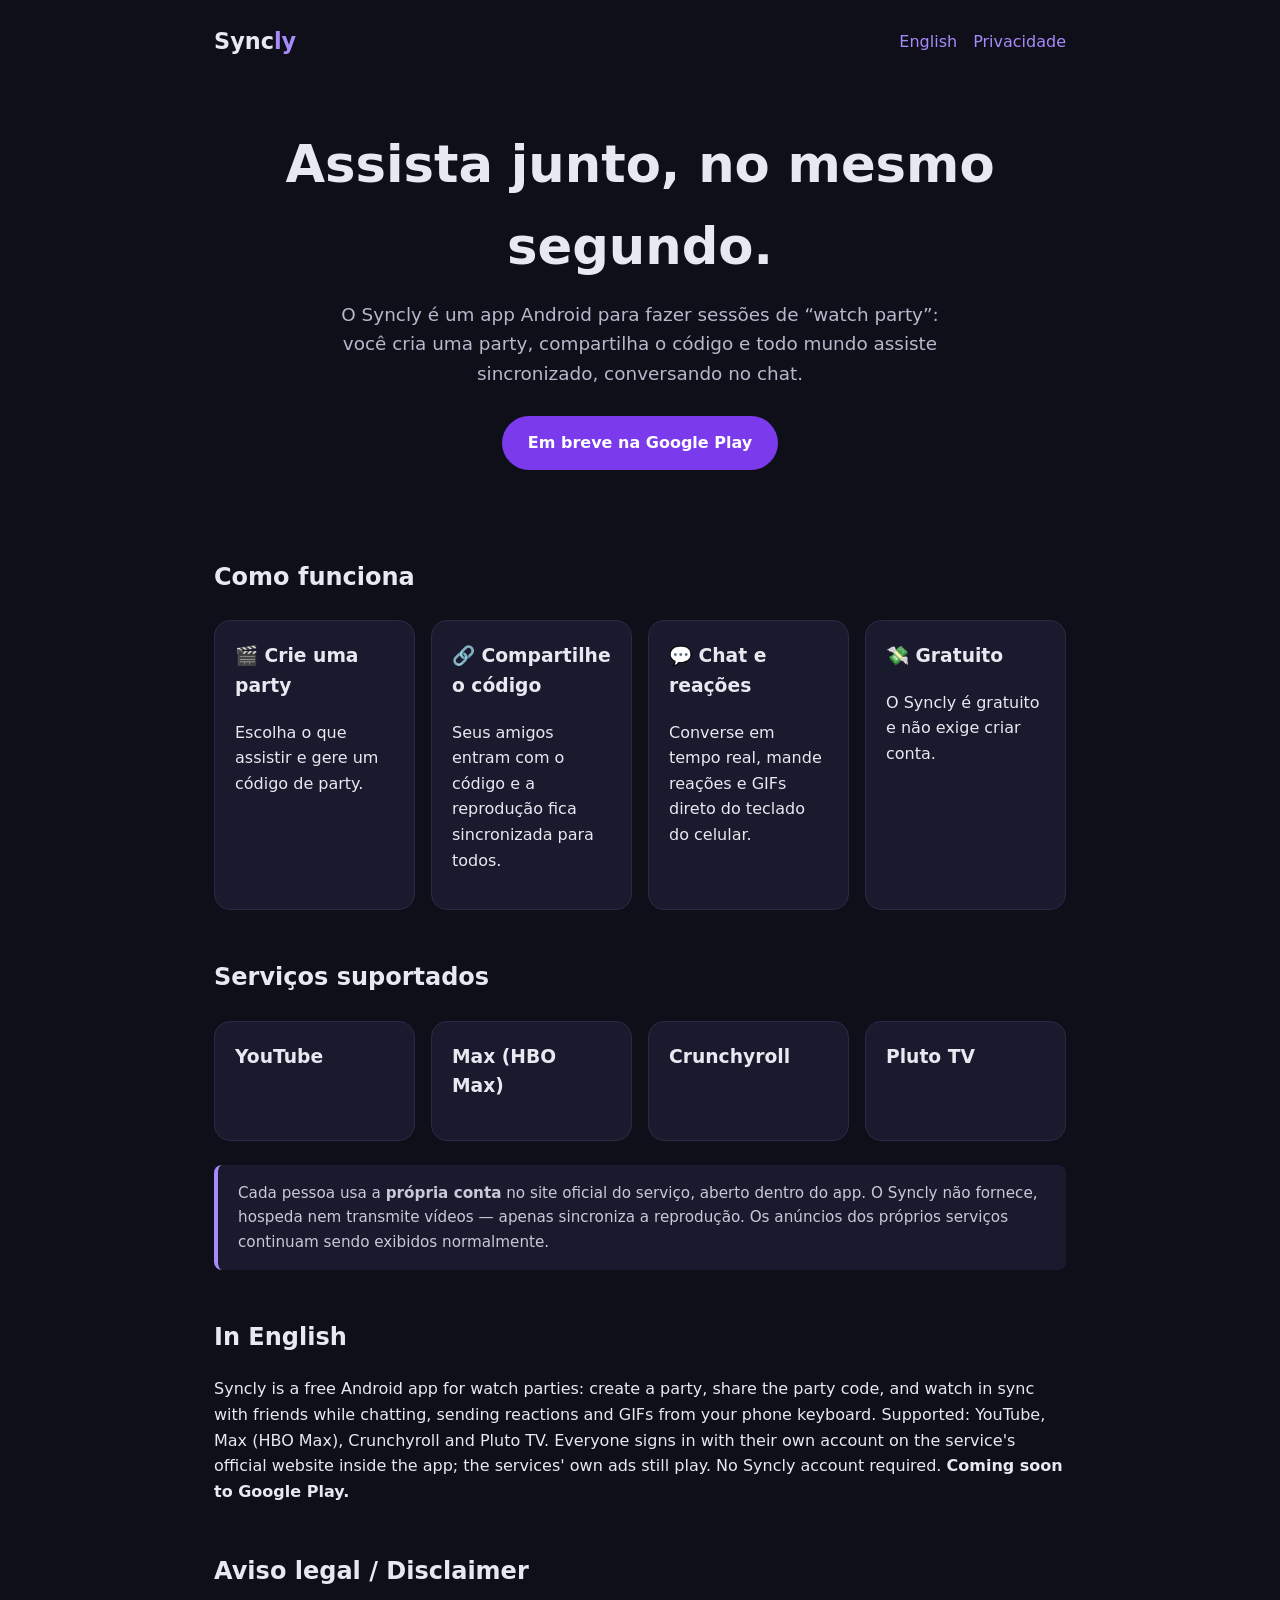
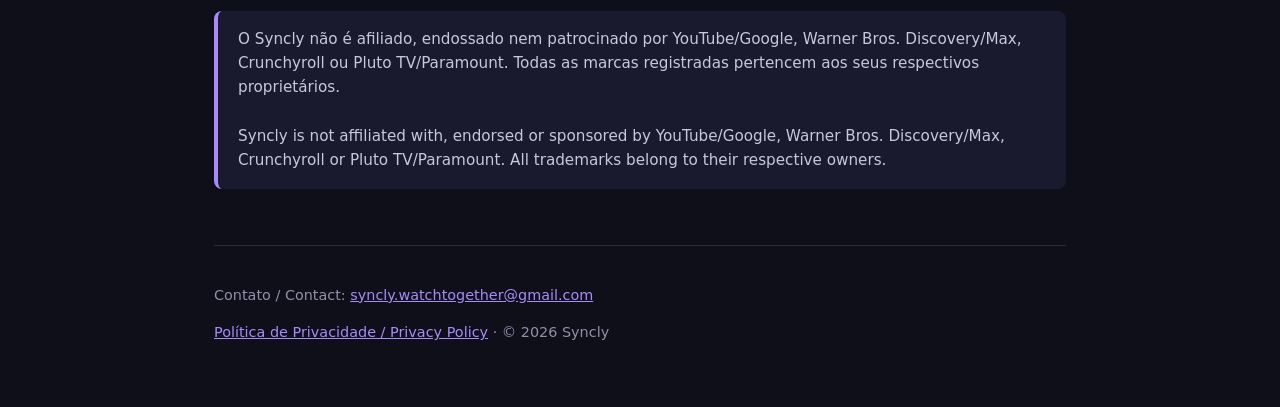
<file: index.html>
<!DOCTYPE html>
<html lang="pt-BR"><head><meta charset="utf-8"><meta name="viewport" content="width=device-width,initial-scale=1">
<title>Syncly - Watch Together</title><meta name="description" content="Assista junto com seus amigos, sincronizado, com chat e reações.">
<link rel="stylesheet" href="style.css"></head><body><div class="wrap">
<header><div class="logo">Sync<span>ly</span></div><nav><a href="#en">English</a><a href="privacidade.html">Privacidade</a></nav></header>
<section class="hero"><h1>Assista junto, no mesmo segundo.</h1>
<p>O Syncly é um app Android para fazer sessões de “watch party”: você cria uma party, compartilha o código e todo mundo assiste sincronizado, conversando no chat.</p>
<span class="badge">Em breve na Google Play</span></section>
<h2>Como funciona</h2><div class="grid">
<div class="card"><h3>🎬 Crie uma party</h3><p>Escolha o que assistir e gere um código de party.</p></div>
<div class="card"><h3>🔗 Compartilhe o código</h3><p>Seus amigos entram com o código e a reprodução fica sincronizada para todos.</p></div>
<div class="card"><h3>💬 Chat e reações</h3><p>Converse em tempo real, mande reações e GIFs direto do teclado do celular.</p></div>
<div class="card"><h3>💸 Gratuito</h3><p>O Syncly é gratuito e não exige criar conta.</p></div></div>
<h2>Serviços suportados</h2><div class="grid">
<div class="card"><h3>YouTube</h3></div><div class="card"><h3>Max (HBO Max)</h3></div><div class="card"><h3>Crunchyroll</h3></div><div class="card"><h3>Pluto TV</h3></div></div>
<p class="note">Cada pessoa usa a <strong>própria conta</strong> no site oficial do serviço, aberto dentro do app. O Syncly não fornece, hospeda nem transmite vídeos — apenas sincroniza a reprodução. Os anúncios dos próprios serviços continuam sendo exibidos normalmente.</p>
<h2 id="en">In English</h2>
<p>Syncly is a free Android app for watch parties: create a party, share the party code, and watch in sync with friends while chatting, sending reactions and GIFs from your phone keyboard. Supported: YouTube, Max (HBO Max), Crunchyroll and Pluto TV. Everyone signs in with their own account on the service's official website inside the app; the services' own ads still play. No Syncly account required. <strong>Coming soon to Google Play.</strong></p>
<h2>Aviso legal / Disclaimer</h2>
<p class="note">O Syncly não é afiliado, endossado nem patrocinado por YouTube/Google, Warner Bros. Discovery/Max, Crunchyroll ou Pluto TV/Paramount. Todas as marcas registradas pertencem aos seus respectivos proprietários.<br><br>
Syncly is not affiliated with, endorsed or sponsored by YouTube/Google, Warner Bros. Discovery/Max, Crunchyroll or Pluto TV/Paramount. All trademarks belong to their respective owners.</p>
<footer><p>Contato / Contact: <a href="mailto:syncly.watchtogether@gmail.com">syncly.watchtogether@gmail.com</a></p>
<p><a href="privacidade.html">Política de Privacidade / Privacy Policy</a> · © 2026 Syncly</p></footer>
</div></body></html>
</file>
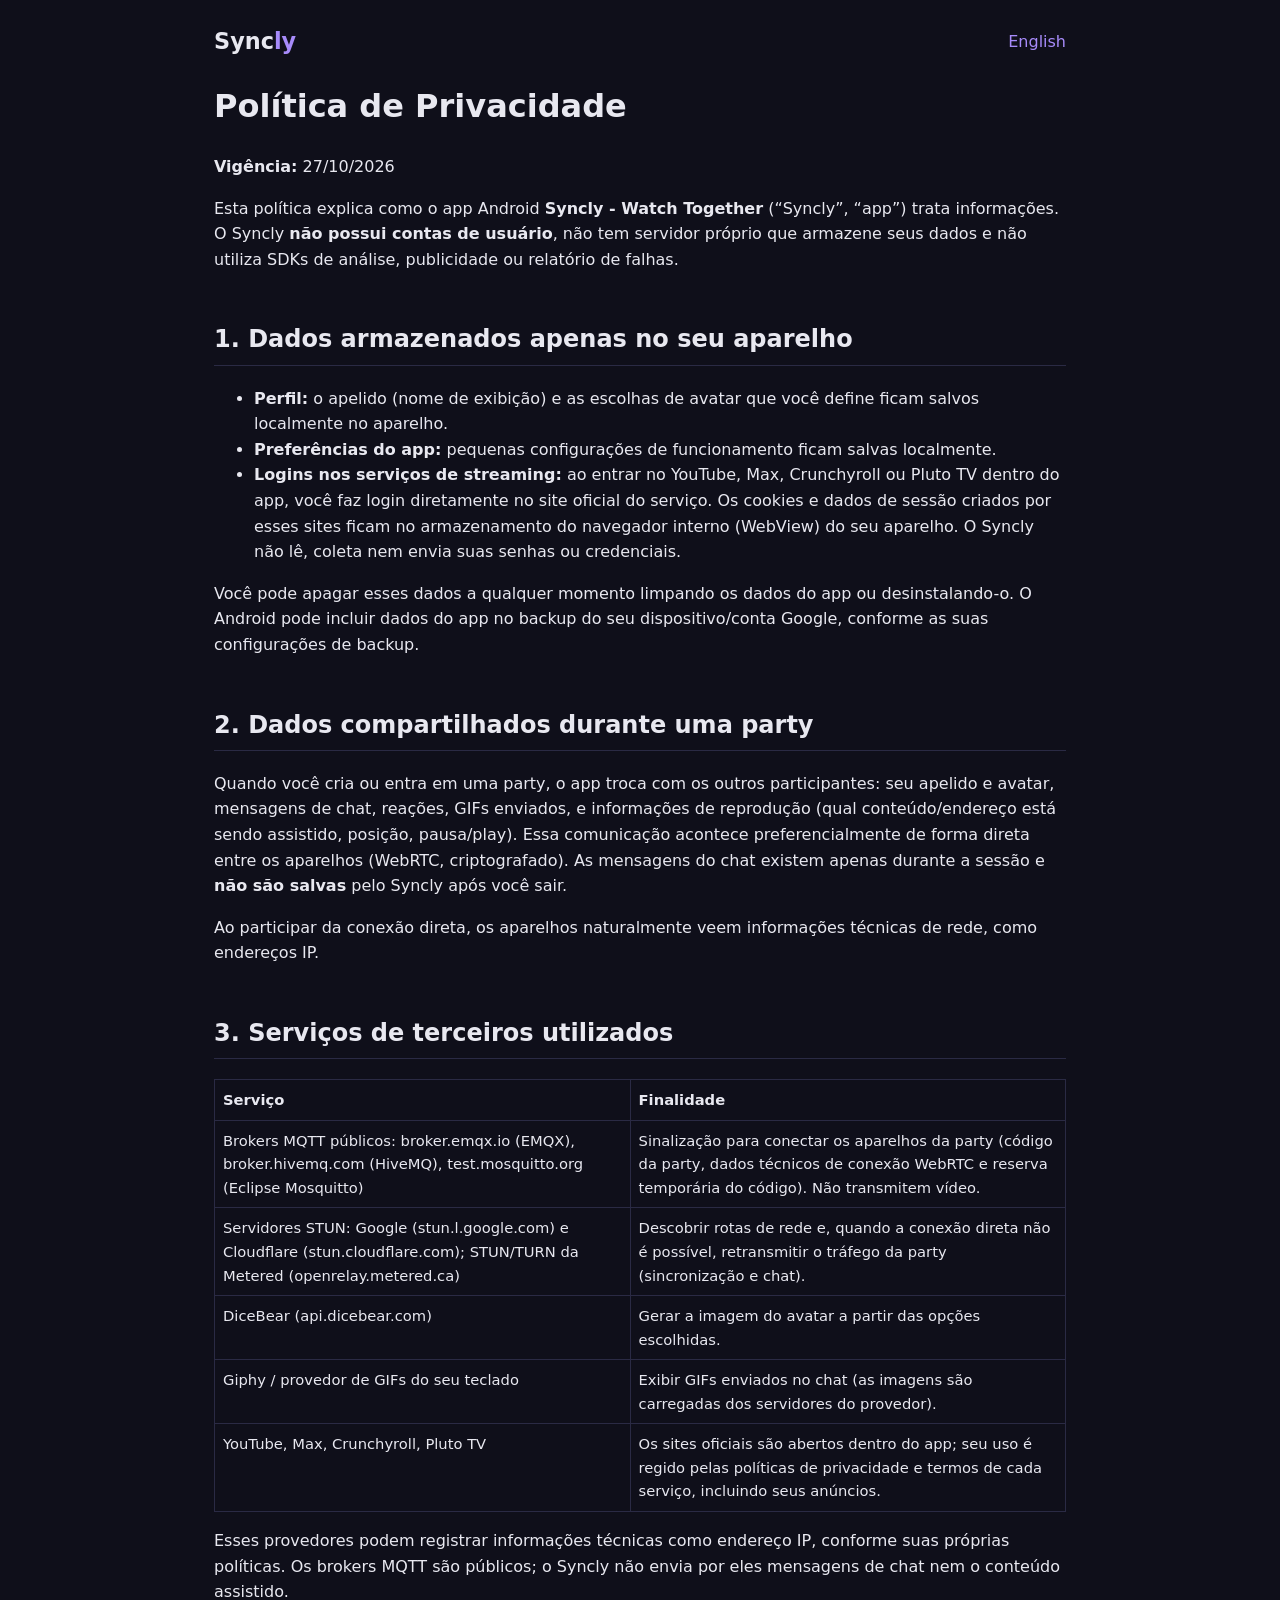
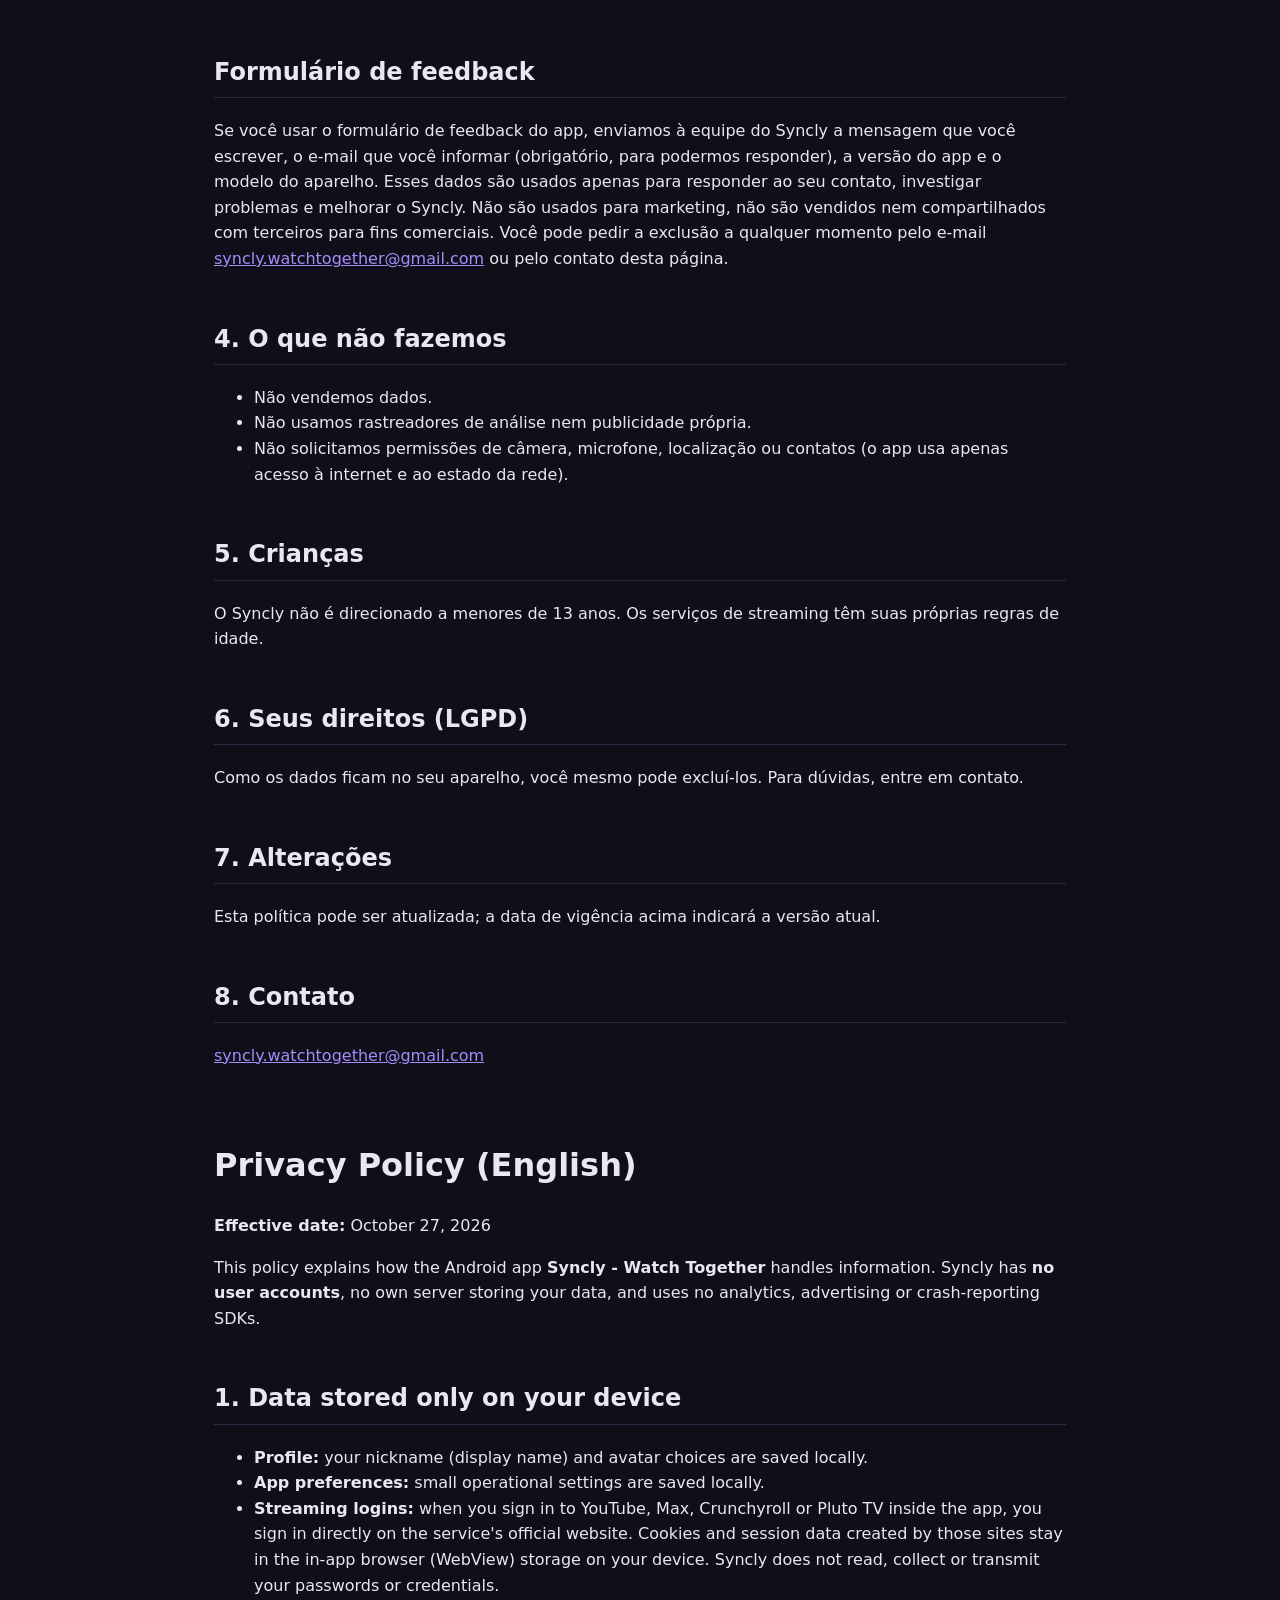
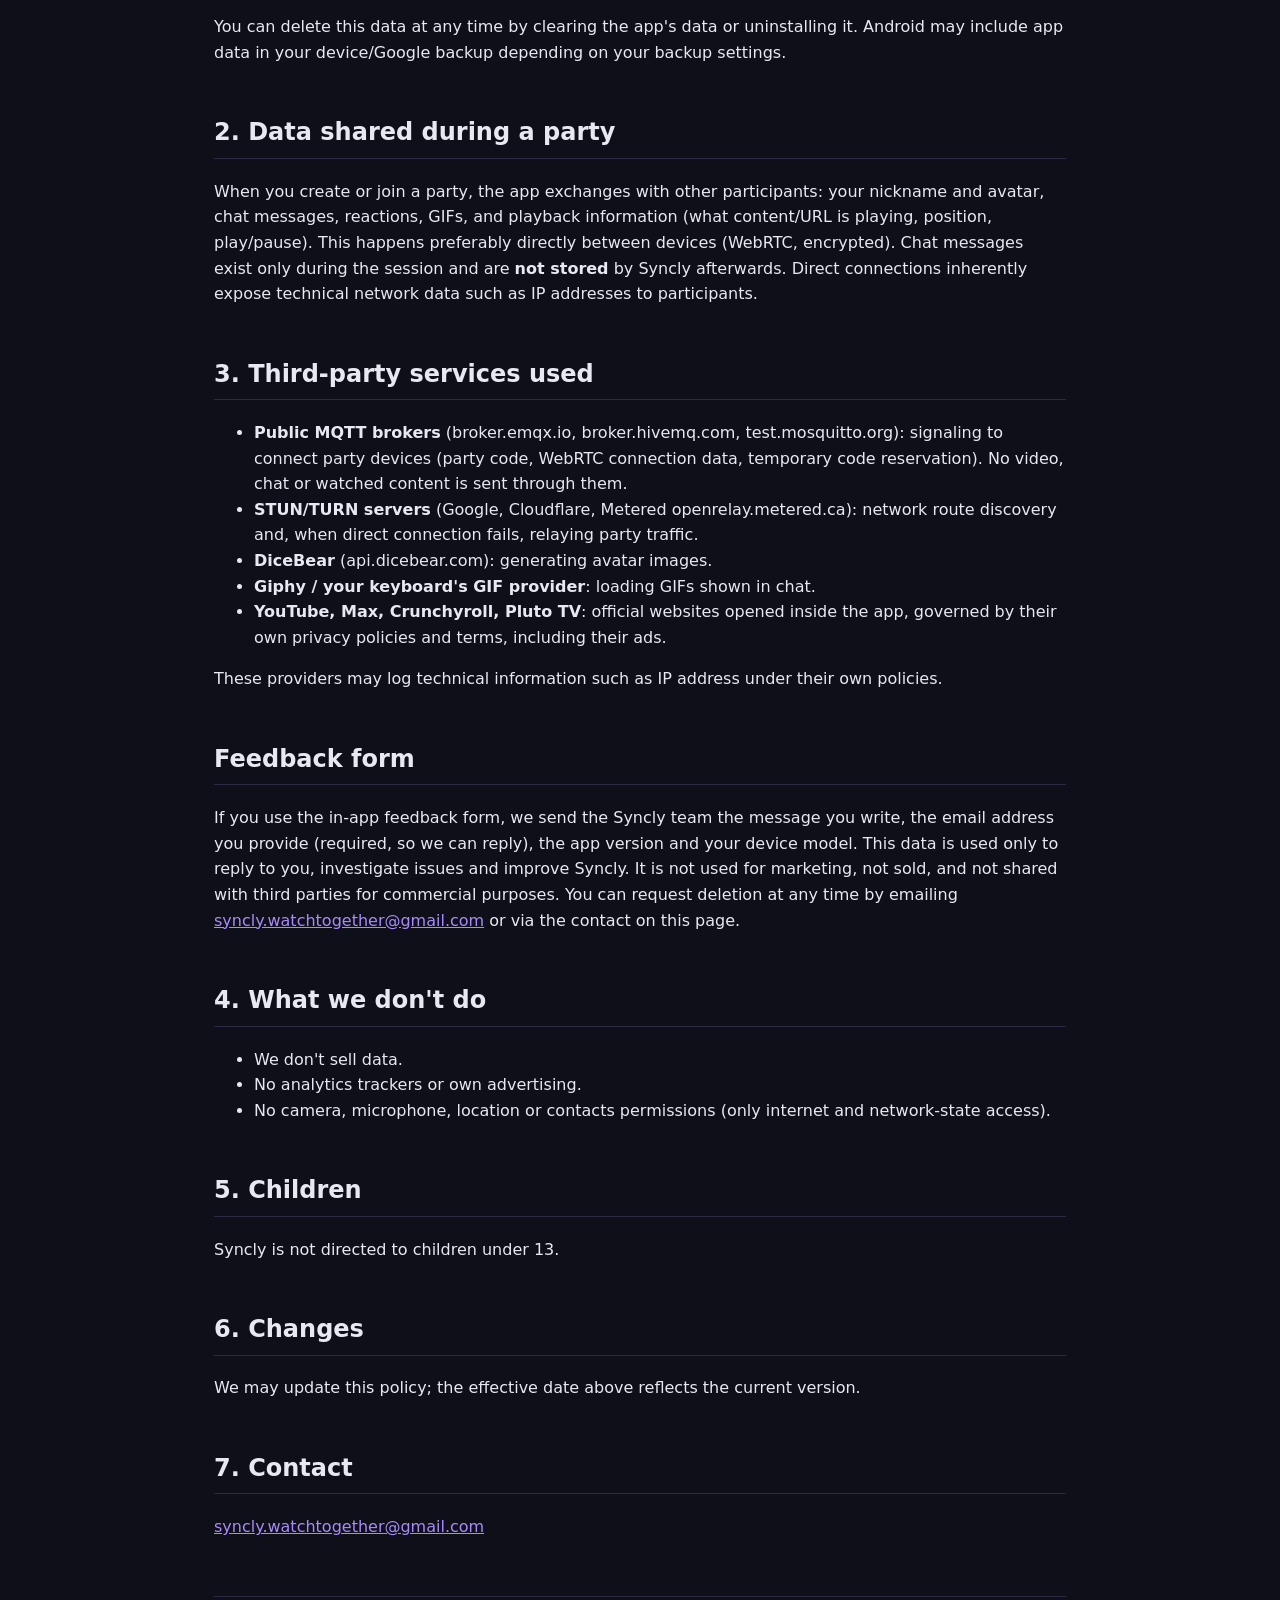
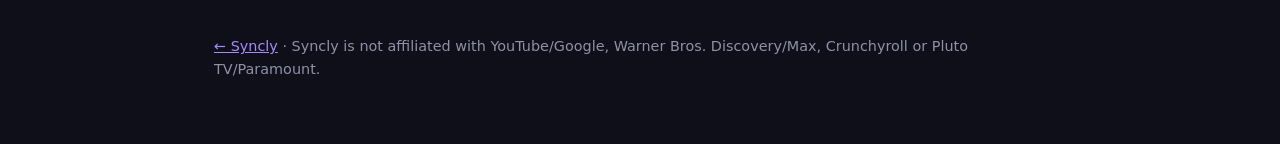
<file: privacidade.html>
<!DOCTYPE html>
<html lang="pt-BR"><head><meta charset="utf-8"><meta name="viewport" content="width=device-width,initial-scale=1">
<title>Política de Privacidade - Syncly</title><link rel="stylesheet" href="style.css"></head><body><div class="wrap doc">
<header><div class="logo"><a href="index.html" style="text-decoration:none;color:inherit">Sync<span>ly</span></a></div><nav><a href="#en">English</a></nav></header>
<h1>Política de Privacidade</h1><p><strong>Vigência:</strong> 27/10/2026</p>
<p>Esta política explica como o app Android <strong>Syncly - Watch Together</strong> (“Syncly”, “app”) trata informações. O Syncly <strong>não possui contas de usuário</strong>, não tem servidor próprio que armazene seus dados e não utiliza SDKs de análise, publicidade ou relatório de falhas.</p>
<h2>1. Dados armazenados apenas no seu aparelho</h2><ul>
<li><strong>Perfil:</strong> o apelido (nome de exibição) e as escolhas de avatar que você define ficam salvos localmente no aparelho.</li>
<li><strong>Preferências do app:</strong> pequenas configurações de funcionamento ficam salvas localmente.</li>
<li><strong>Logins nos serviços de streaming:</strong> ao entrar no YouTube, Max, Crunchyroll ou Pluto TV dentro do app, você faz login diretamente no site oficial do serviço. Os cookies e dados de sessão criados por esses sites ficam no armazenamento do navegador interno (WebView) do seu aparelho. O Syncly não lê, coleta nem envia suas senhas ou credenciais.</li></ul>
<p>Você pode apagar esses dados a qualquer momento limpando os dados do app ou desinstalando-o. O Android pode incluir dados do app no backup do seu dispositivo/conta Google, conforme as suas configurações de backup.</p>
<h2>2. Dados compartilhados durante uma party</h2>
<p>Quando você cria ou entra em uma party, o app troca com os outros participantes: seu apelido e avatar, mensagens de chat, reações, GIFs enviados, e informações de reprodução (qual conteúdo/endereço está sendo assistido, posição, pausa/play). Essa comunicação acontece preferencialmente de forma direta entre os aparelhos (WebRTC, criptografado). As mensagens do chat existem apenas durante a sessão e <strong>não são salvas</strong> pelo Syncly após você sair.</p>
<p>Ao participar da conexão direta, os aparelhos naturalmente veem informações técnicas de rede, como endereços IP.</p>
<h2>3. Serviços de terceiros utilizados</h2>
<table><tr><th>Serviço</th><th>Finalidade</th></tr>
<tr><td>Brokers MQTT públicos: broker.emqx.io (EMQX), broker.hivemq.com (HiveMQ), test.mosquitto.org (Eclipse Mosquitto)</td><td>Sinalização para conectar os aparelhos da party (código da party, dados técnicos de conexão WebRTC e reserva temporária do código). Não transmitem vídeo.</td></tr>
<tr><td>Servidores STUN: Google (stun.l.google.com) e Cloudflare (stun.cloudflare.com); STUN/TURN da Metered (openrelay.metered.ca)</td><td>Descobrir rotas de rede e, quando a conexão direta não é possível, retransmitir o tráfego da party (sincronização e chat).</td></tr>
<tr><td>DiceBear (api.dicebear.com)</td><td>Gerar a imagem do avatar a partir das opções escolhidas.</td></tr>
<tr><td>Giphy / provedor de GIFs do seu teclado</td><td>Exibir GIFs enviados no chat (as imagens são carregadas dos servidores do provedor).</td></tr>
<tr><td>YouTube, Max, Crunchyroll, Pluto TV</td><td>Os sites oficiais são abertos dentro do app; seu uso é regido pelas políticas de privacidade e termos de cada serviço, incluindo seus anúncios.</td></tr></table>
<p>Esses provedores podem registrar informações técnicas como endereço IP, conforme suas próprias políticas. Os brokers MQTT são públicos; o Syncly não envia por eles mensagens de chat nem o conteúdo assistido.</p>
<h2>Formul&aacute;rio de feedback</h2><p>Se voc&ecirc; usar o formul&aacute;rio de feedback do app, enviamos &agrave; equipe do Syncly a mensagem que voc&ecirc; escrever, o e-mail que voc&ecirc; informar (obrigat&oacute;rio, para podermos responder), a vers&atilde;o do app e o modelo do aparelho. Esses dados s&atilde;o usados apenas para responder ao seu contato, investigar problemas e melhorar o Syncly. N&atilde;o s&atilde;o usados para marketing, n&atilde;o s&atilde;o vendidos nem compartilhados com terceiros para fins comerciais. Voc&ecirc; pode pedir a exclus&atilde;o a qualquer momento pelo e-mail <a href="mailto:syncly.watchtogether@gmail.com">syncly.watchtogether@gmail.com</a> ou pelo contato desta p&aacute;gina.</p>
<h2>4. O que não fazemos</h2><ul><li>Não vendemos dados.</li><li>Não usamos rastreadores de análise nem publicidade própria.</li><li>Não solicitamos permissões de câmera, microfone, localização ou contatos (o app usa apenas acesso à internet e ao estado da rede).</li></ul>
<h2>5. Crianças</h2><p>O Syncly não é direcionado a menores de 13 anos. Os serviços de streaming têm suas próprias regras de idade.</p>
<h2>6. Seus direitos (LGPD)</h2><p>Como os dados ficam no seu aparelho, você mesmo pode excluí-los. Para dúvidas, entre em contato.</p>
<h2>7. Alterações</h2><p>Esta política pode ser atualizada; a data de vigência acima indicará a versão atual.</p>
<h2>8. Contato</h2><p><a href="mailto:syncly.watchtogether@gmail.com">syncly.watchtogether@gmail.com</a></p>

<h1 id="en" style="margin-top:72px">Privacy Policy (English)</h1><p><strong>Effective date:</strong> October 27, 2026</p>
<p>This policy explains how the Android app <strong>Syncly - Watch Together</strong> handles information. Syncly has <strong>no user accounts</strong>, no own server storing your data, and uses no analytics, advertising or crash-reporting SDKs.</p>
<h2>1. Data stored only on your device</h2><ul>
<li><strong>Profile:</strong> your nickname (display name) and avatar choices are saved locally.</li>
<li><strong>App preferences:</strong> small operational settings are saved locally.</li>
<li><strong>Streaming logins:</strong> when you sign in to YouTube, Max, Crunchyroll or Pluto TV inside the app, you sign in directly on the service's official website. Cookies and session data created by those sites stay in the in-app browser (WebView) storage on your device. Syncly does not read, collect or transmit your passwords or credentials.</li></ul>
<p>You can delete this data at any time by clearing the app's data or uninstalling it. Android may include app data in your device/Google backup depending on your backup settings.</p>
<h2>2. Data shared during a party</h2>
<p>When you create or join a party, the app exchanges with other participants: your nickname and avatar, chat messages, reactions, GIFs, and playback information (what content/URL is playing, position, play/pause). This happens preferably directly between devices (WebRTC, encrypted). Chat messages exist only during the session and are <strong>not stored</strong> by Syncly afterwards. Direct connections inherently expose technical network data such as IP addresses to participants.</p>
<h2>3. Third-party services used</h2>
<ul><li><strong>Public MQTT brokers</strong> (broker.emqx.io, broker.hivemq.com, test.mosquitto.org): signaling to connect party devices (party code, WebRTC connection data, temporary code reservation). No video, chat or watched content is sent through them.</li>
<li><strong>STUN/TURN servers</strong> (Google, Cloudflare, Metered openrelay.metered.ca): network route discovery and, when direct connection fails, relaying party traffic.</li>
<li><strong>DiceBear</strong> (api.dicebear.com): generating avatar images.</li>
<li><strong>Giphy / your keyboard's GIF provider</strong>: loading GIFs shown in chat.</li>
<li><strong>YouTube, Max, Crunchyroll, Pluto TV</strong>: official websites opened inside the app, governed by their own privacy policies and terms, including their ads.</li></ul>
<p>These providers may log technical information such as IP address under their own policies.</p>
<h2>Feedback form</h2><p>If you use the in-app feedback form, we send the Syncly team the message you write, the email address you provide (required, so we can reply), the app version and your device model. This data is used only to reply to you, investigate issues and improve Syncly. It is not used for marketing, not sold, and not shared with third parties for commercial purposes. You can request deletion at any time by emailing <a href="mailto:syncly.watchtogether@gmail.com">syncly.watchtogether@gmail.com</a> or via the contact on this page.</p>
<h2>4. What we don't do</h2><ul><li>We don't sell data.</li><li>No analytics trackers or own advertising.</li><li>No camera, microphone, location or contacts permissions (only internet and network-state access).</li></ul>
<h2>5. Children</h2><p>Syncly is not directed to children under 13.</p>
<h2>6. Changes</h2><p>We may update this policy; the effective date above reflects the current version.</p>
<h2>7. Contact</h2><p><a href="mailto:syncly.watchtogether@gmail.com">syncly.watchtogether@gmail.com</a></p>
<footer><p><a href="index.html">← Syncly</a> · Syncly is not affiliated with YouTube/Google, Warner Bros. Discovery/Max, Crunchyroll or Pluto TV/Paramount.</p></footer>
</div></body></html>
</file>
<file: style.css>
*{box-sizing:border-box}body{margin:0;font-family:system-ui,-apple-system,"Segoe UI",Roboto,sans-serif;background:#0f0f1a;color:#e8e8f0;line-height:1.6}
a{color:#a78bfa}.wrap{max-width:900px;margin:0 auto;padding:24px}
header{display:flex;justify-content:space-between;align-items:center;gap:12px;flex-wrap:wrap}
.logo{font-weight:800;font-size:1.4rem}.logo span{color:#a78bfa}
nav a{margin-left:16px;text-decoration:none}
.hero{text-align:center;padding:64px 0 40px}.hero h1{font-size:clamp(2rem,6vw,3.2rem);margin:0 0 12px}
.hero p{font-size:1.15rem;color:#b8b8cc;max-width:640px;margin:0 auto 28px}
.badge{display:inline-block;padding:14px 26px;border-radius:999px;background:#7c3aed;color:#fff;font-weight:700}
.grid{display:grid;grid-template-columns:repeat(auto-fit,minmax(200px,1fr));gap:16px;margin:24px 0}
.card{background:#1a1a2e;border:1px solid #2a2a44;border-radius:16px;padding:20px}.card h3{margin-top:0}
h2{margin-top:48px}.note{background:#1a1a2e;border-left:4px solid #a78bfa;padding:16px 20px;border-radius:8px;color:#c8c8d8;font-size:.95rem}
.ph{background:#facc15;color:#000;padding:0 6px;border-radius:4px;font-weight:700}
footer{border-top:1px solid #2a2a44;margin-top:56px;padding:24px 0;color:#9090a8;font-size:.9rem}
table{width:100%;border-collapse:collapse;font-size:.92rem}td,th{border:1px solid #2a2a44;padding:8px;text-align:left;vertical-align:top}
.doc h2{border-bottom:1px solid #2a2a44;padding-bottom:6px}
</file>
